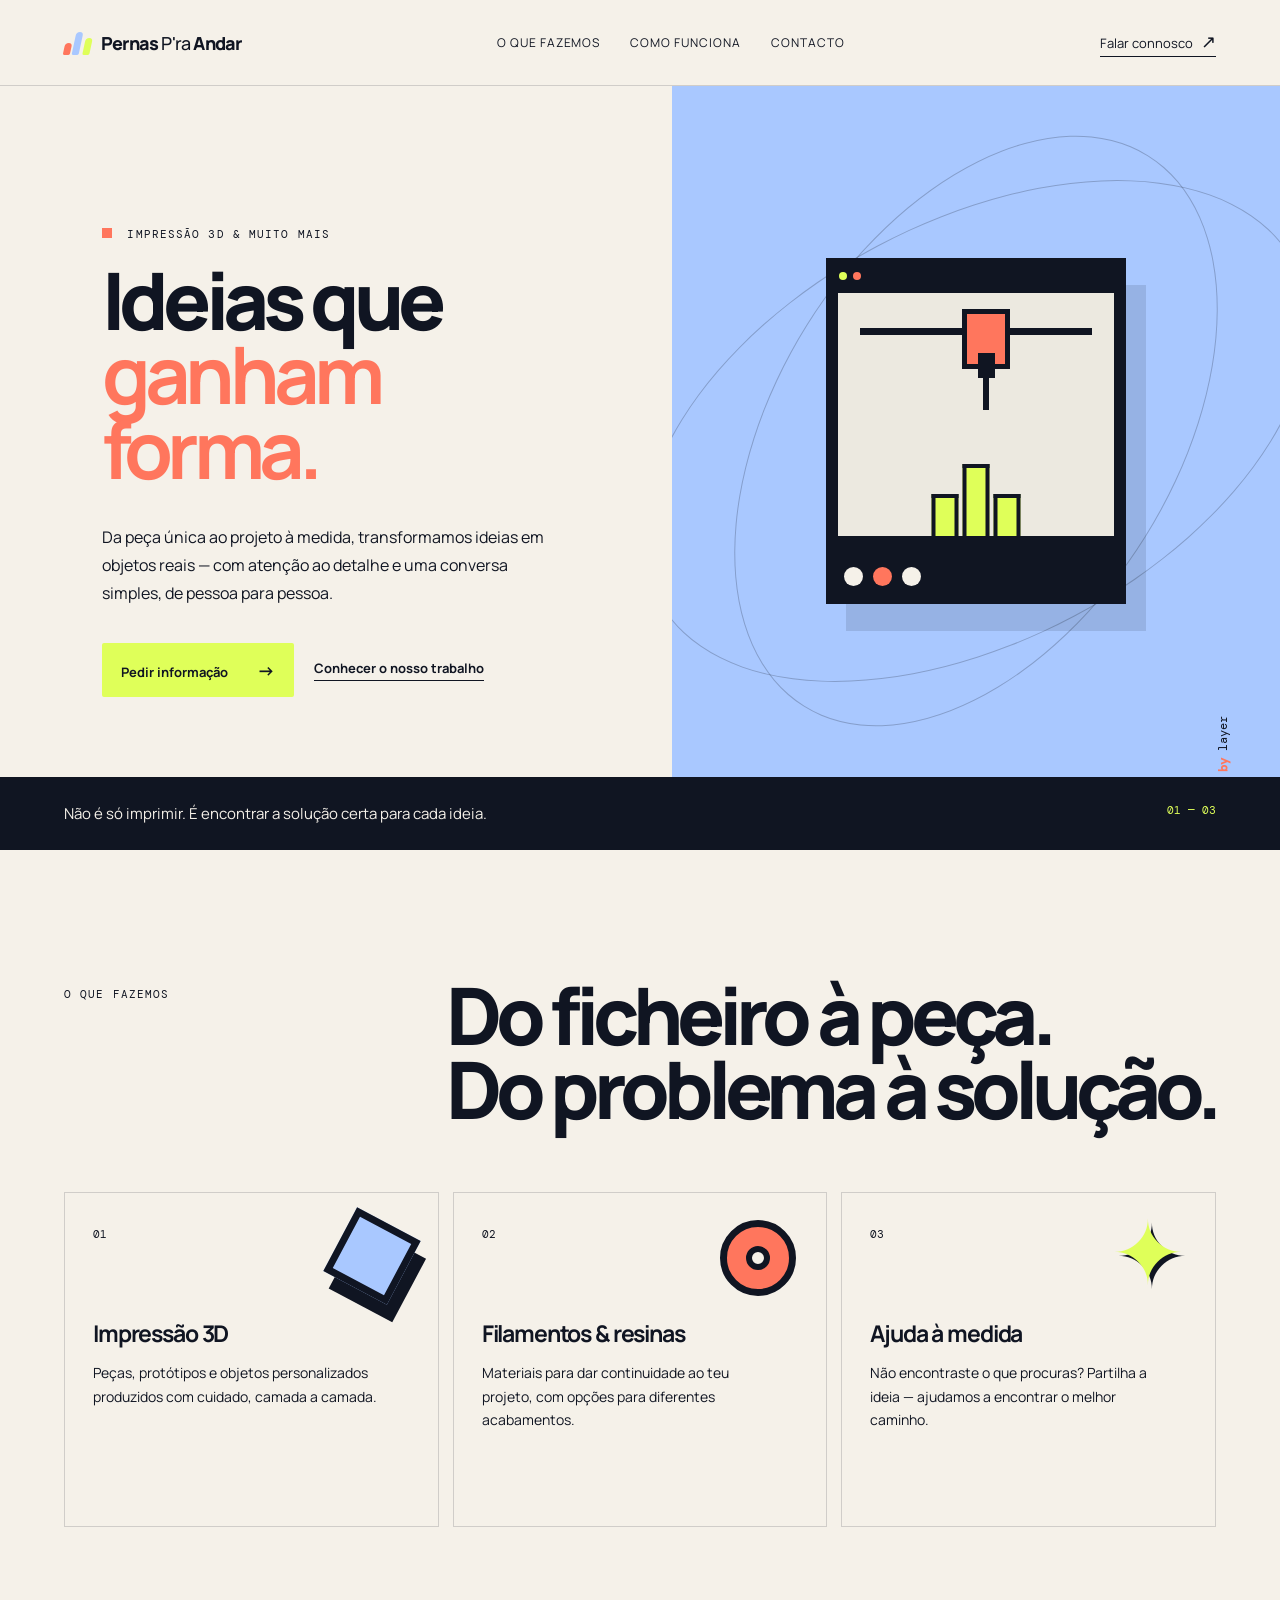
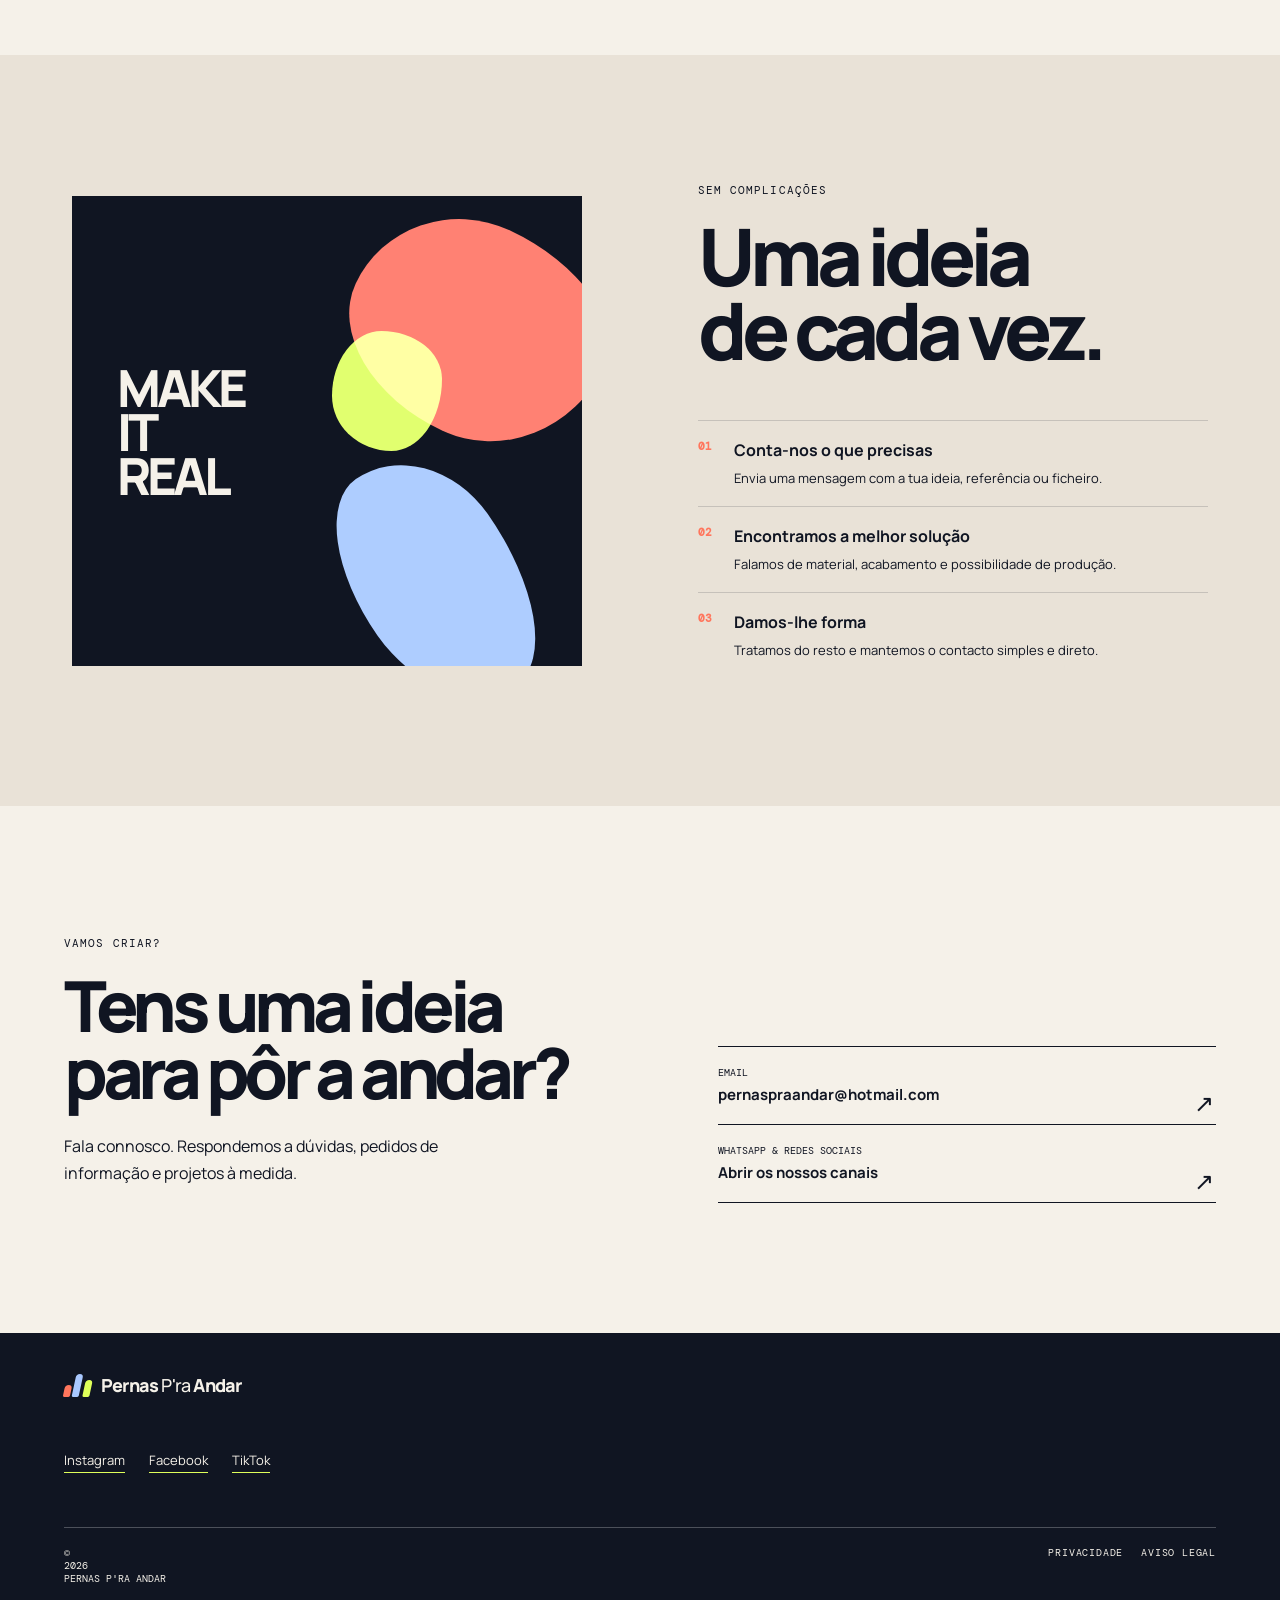
<file: index.html>
<!doctype html>
<html lang="pt-PT">
  <head>
    <meta charset="UTF-8" />
    <meta name="viewport" content="width=device-width, initial-scale=1.0" />
    <meta name="description" content="Pernas P'ra Andar — impressão 3D, filamentos e soluções à medida." />
    <meta name="theme-color" content="#101522" />
    <title>Pernas P'ra Andar — Impressão 3D</title>
    <link rel="preconnect" href="https://fonts.googleapis.com" />
    <link rel="preconnect" href="https://fonts.gstatic.com" crossorigin />
    <link href="https://fonts.googleapis.com/css2?family=DM+Mono:wght@400;500&family=Manrope:wght@400;500;600;700;800&display=swap" rel="stylesheet" />
    <link rel="stylesheet" href="styles.css" />
  </head>
  <body>
    <a class="skip-link" href="#conteudo">Saltar para o conteúdo</a>
    <header class="site-header">
      <a class="brand" href="#inicio" aria-label="Pernas P'ra Andar — início">
        <span class="brand-mark" aria-hidden="true"><i></i><i></i><i></i></span>
        <span>Pernas <em>P'ra</em> Andar</span>
      </a>
      <nav aria-label="Navegação principal">
        <a href="#servicos">O que fazemos</a>
        <a href="#processo">Como funciona</a>
        <a href="#contacto">Contacto</a>
      </nav>
      <a class="header-cta" href="#contacto">Falar connosco <span aria-hidden="true">↗</span></a>
    </header>

    <main id="conteudo">
      <section class="hero" id="inicio" aria-labelledby="hero-title">
        <div class="hero-copy">
          <p class="eyebrow"><span></span> Impressão 3D &amp; muito mais</p>
          <h1 id="hero-title">Ideias que<br /><strong>ganham forma.</strong></h1>
          <p class="hero-text">Da peça única ao projeto à medida, transformamos ideias em objetos reais — com atenção ao detalhe e uma conversa simples, de pessoa para pessoa.</p>
          <div class="hero-actions">
            <a class="button button-primary" href="mailto:pernaspraandar@hotmail.com?subject=Pedido%20de%20informa%C3%A7%C3%A3o%20-%20Pernas%20P%27ra%20Andar">Pedir informação <span aria-hidden="true">→</span></a>
            <a class="button button-quiet" href="#servicos">Conhecer o nosso trabalho</a>
          </div>
        </div>
        <div class="printer-art" aria-label="Ilustração abstrata de uma impressora 3D" role="img">
          <div class="orbit orbit-one"></div><div class="orbit orbit-two"></div>
          <div class="printer">
            <div class="printer-top"><span></span><span></span></div>
            <div class="printer-frame"><div class="rail"></div><div class="head"><b></b><i></i></div><div class="print"><span></span><span></span><span></span></div></div>
            <div class="printer-base"><i></i><i></i><i></i></div>
          </div>
          <p class="art-caption">layer <b>by</b> layer</p>
        </div>
      </section>

      <section class="intro-band" aria-label="Apresentação">
        <p>Não é só imprimir. É encontrar a solução certa para cada ideia.</p>
        <span>01 — 03</span>
      </section>

      <section class="services section" id="servicos" aria-labelledby="services-title">
        <div class="section-heading"><p class="eyebrow">O que fazemos</p><h2 id="services-title">Do ficheiro à peça.<br />Do problema à solução.</h2></div>
        <div class="service-grid">
          <article class="service-card accent-blue"><span class="service-no">01</span><div class="service-icon cube" aria-hidden="true"></div><h3>Impressão 3D</h3><p>Peças, protótipos e objetos personalizados produzidos com cuidado, camada a camada.</p></article>
          <article class="service-card accent-coral"><span class="service-no">02</span><div class="service-icon spool" aria-hidden="true"></div><h3>Filamentos &amp; resinas</h3><p>Materiais para dar continuidade ao teu projeto, com opções para diferentes acabamentos.</p></article>
          <article class="service-card accent-lime"><span class="service-no">03</span><div class="service-icon spark" aria-hidden="true">✦</div><h3>Ajuda à medida</h3><p>Não encontraste o que procuras? Partilha a ideia — ajudamos a encontrar o melhor caminho.</p></article>
        </div>
      </section>

      <section class="process section" id="process" aria-labelledby="process-title">
        <div class="process-visual" aria-hidden="true"><div class="blob blob-a"></div><div class="blob blob-b"></div><div class="blob blob-c"></div><div class="grid-lines"></div><span>MAKE<br />IT<br />REAL</span></div>
        <div class="process-copy"><p class="eyebrow">Sem complicações</p><h2 id="process-title">Uma ideia<br />de cada vez.</h2><ol><li><b>01</b><div><h3>Conta-nos o que precisas</h3><p>Envia uma mensagem com a tua ideia, referência ou ficheiro.</p></div></li><li><b>02</b><div><h3>Encontramos a melhor solução</h3><p>Falamos de material, acabamento e possibilidade de produção.</p></div></li><li><b>03</b><div><h3>Damos-lhe forma</h3><p>Tratamos do resto e mantemos o contacto simples e direto.</p></div></li></ol></div>
      </section>

      <section class="contact section" id="contacto" aria-labelledby="contact-title">
        <div><p class="eyebrow">Vamos criar?</p><h2 id="contact-title">Tens uma ideia<br />para pôr a andar?</h2><p class="contact-text">Fala connosco. Respondemos a dúvidas, pedidos de informação e projetos à medida.</p></div>
        <div class="contact-links"><a href="mailto:pernaspraandar@hotmail.com"><span>Email</span><strong>pernaspraandar@hotmail.com</strong><i aria-hidden="true">↗</i></a><a href="https://linktr.ee/pernaspraandar" target="_blank" rel="noopener noreferrer"><span>WhatsApp &amp; redes sociais</span><strong>Abrir os nossos canais</strong><i aria-hidden="true">↗</i></a></div>
      </section>
    </main>

    <footer class="site-footer">
      <a class="brand" href="#inicio"><span class="brand-mark" aria-hidden="true"><i></i><i></i><i></i></span><span>Pernas <em>P'ra</em> Andar</span></a>
      <div class="socials" aria-label="Redes sociais"><a href="https://www.instagram.com/pernaspraandar" target="_blank" rel="noopener noreferrer">Instagram</a><a href="https://www.facebook.com/profile.php?id=61570545005031" target="_blank" rel="noopener noreferrer">Facebook</a><a href="https://www.tiktok.com/@pernaspraandar" target="_blank" rel="noopener noreferrer">TikTok</a></div>
      <div class="footer-bottom"><span>© <span id="year"></span> Pernas P'ra Andar</span><span><a href="privacidade.html">Privacidade</a><a href="aviso-legal.html">Aviso legal</a></span></div>
    </footer>
    <script src="script.js"></script>
  </body>
</html>
</file>
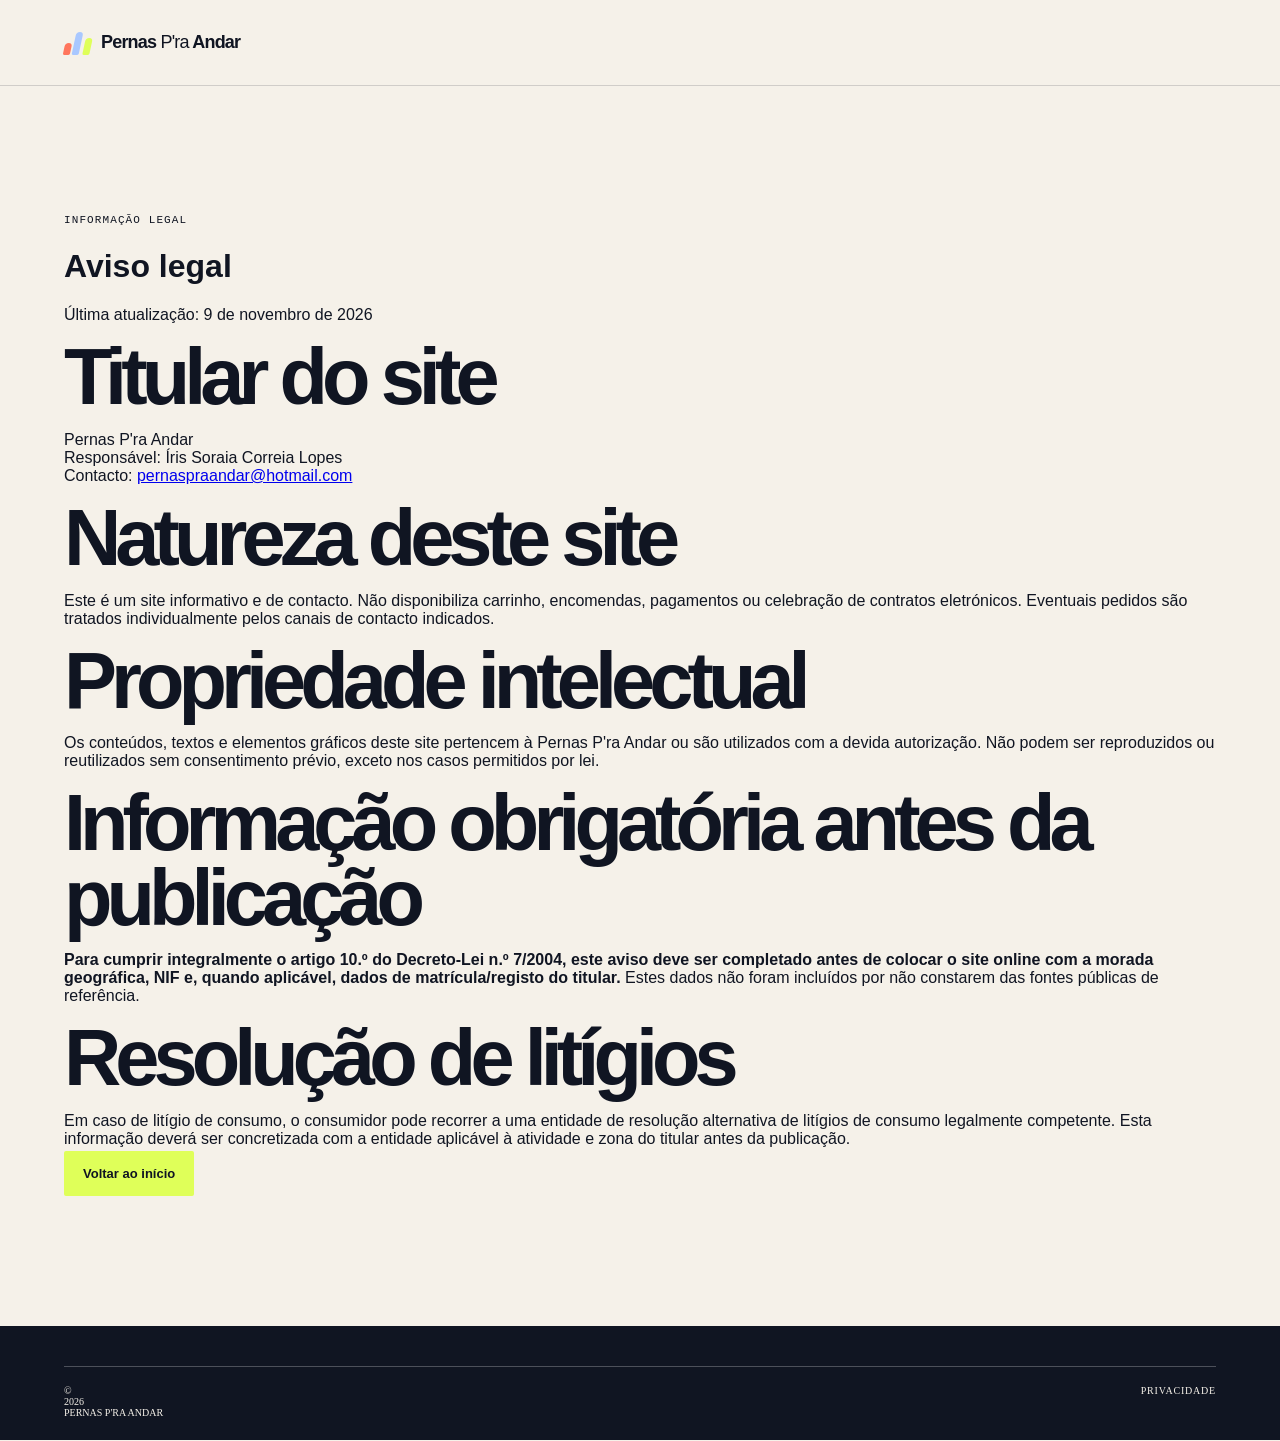
<file: aviso-legal.html>
<!doctype html><html lang="pt-PT"><head><meta charset="UTF-8"><meta name="viewport" content="width=device-width,initial-scale=1.0"><title>Aviso legal — Pernas P'ra Andar</title><link rel="stylesheet" href="styles.css"></head><body><header class="site-header"><a class="brand" href="index.html"><span class="brand-mark"><i></i><i></i><i></i></span><span>Pernas <em>P'ra</em> Andar</span></a></header><main class="legal-page section"><p class="eyebrow">Informação legal</p><h1>Aviso legal</h1><p class="updated">Última atualização: 9 de novembro de 2026</p><h2>Titular do site</h2><p>Pernas P'ra Andar<br>Responsável: Íris Soraia Correia Lopes<br>Contacto: <a href="mailto:pernaspraandar@hotmail.com">pernaspraandar@hotmail.com</a></p><h2>Natureza deste site</h2><p>Este é um site informativo e de contacto. Não disponibiliza carrinho, encomendas, pagamentos ou celebração de contratos eletrónicos. Eventuais pedidos são tratados individualmente pelos canais de contacto indicados.</p><h2>Propriedade intelectual</h2><p>Os conteúdos, textos e elementos gráficos deste site pertencem à Pernas P'ra Andar ou são utilizados com a devida autorização. Não podem ser reproduzidos ou reutilizados sem consentimento prévio, exceto nos casos permitidos por lei.</p><h2>Informação obrigatória antes da publicação</h2><p><strong>Para cumprir integralmente o artigo 10.º do Decreto-Lei n.º 7/2004, este aviso deve ser completado antes de colocar o site online com a morada geográfica, NIF e, quando aplicável, dados de matrícula/registo do titular.</strong> Estes dados não foram incluídos por não constarem das fontes públicas de referência.</p><h2>Resolução de litígios</h2><p>Em caso de litígio de consumo, o consumidor pode recorrer a uma entidade de resolução alternativa de litígios de consumo legalmente competente. Esta informação deverá ser concretizada com a entidade aplicável à atividade e zona do titular antes da publicação.</p><p><a class="button button-primary" href="index.html">Voltar ao início</a></p></main><footer class="site-footer"><div class="footer-bottom"><span>© <span id="year"></span> Pernas P'ra Andar</span><span><a href="privacidade.html">Privacidade</a></span></div></footer><script src="script.js"></script></body></html>
</file>
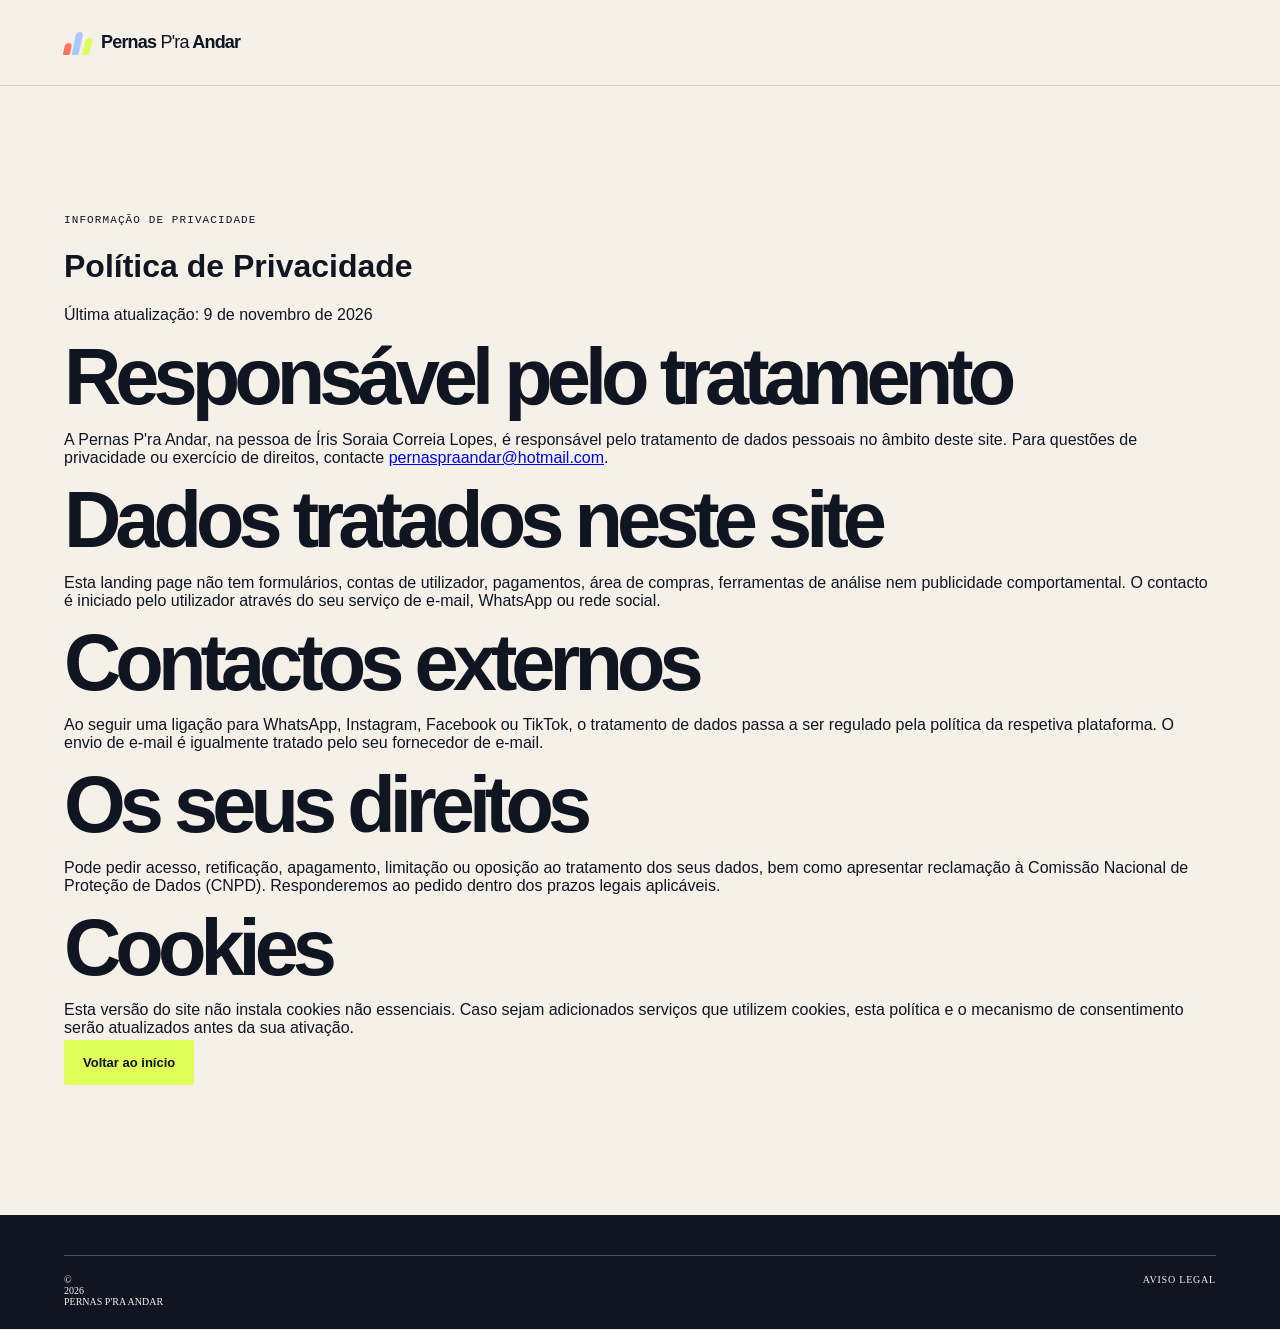
<file: privacidade.html>
<!doctype html><html lang="pt-PT"><head><meta charset="UTF-8"><meta name="viewport" content="width=device-width,initial-scale=1.0"><title>Privacidade — Pernas P'ra Andar</title><link rel="stylesheet" href="styles.css"></head><body><header class="site-header"><a class="brand" href="index.html"><span class="brand-mark"><i></i><i></i><i></i></span><span>Pernas <em>P'ra</em> Andar</span></a></header><main class="legal-page section"><p class="eyebrow">Informação de privacidade</p><h1>Política de Privacidade</h1><p class="updated">Última atualização: 9 de novembro de 2026</p><h2>Responsável pelo tratamento</h2><p>A Pernas P'ra Andar, na pessoa de Íris Soraia Correia Lopes, é responsável pelo tratamento de dados pessoais no âmbito deste site. Para questões de privacidade ou exercício de direitos, contacte <a href="mailto:pernaspraandar@hotmail.com">pernaspraandar@hotmail.com</a>.</p><h2>Dados tratados neste site</h2><p>Esta landing page não tem formulários, contas de utilizador, pagamentos, área de compras, ferramentas de análise nem publicidade comportamental. O contacto é iniciado pelo utilizador através do seu serviço de e-mail, WhatsApp ou rede social.</p><h2>Contactos externos</h2><p>Ao seguir uma ligação para WhatsApp, Instagram, Facebook ou TikTok, o tratamento de dados passa a ser regulado pela política da respetiva plataforma. O envio de e-mail é igualmente tratado pelo seu fornecedor de e-mail.</p><h2>Os seus direitos</h2><p>Pode pedir acesso, retificação, apagamento, limitação ou oposição ao tratamento dos seus dados, bem como apresentar reclamação à Comissão Nacional de Proteção de Dados (CNPD). Responderemos ao pedido dentro dos prazos legais aplicáveis.</p><h2>Cookies</h2><p>Esta versão do site não instala cookies não essenciais. Caso sejam adicionados serviços que utilizem cookies, esta política e o mecanismo de consentimento serão atualizados antes da sua ativação.</p><p><a class="button button-primary" href="index.html">Voltar ao início</a></p></main><footer class="site-footer"><div class="footer-bottom"><span>© <span id="year"></span> Pernas P'ra Andar</span><span><a href="aviso-legal.html">Aviso legal</a></span></div></footer><script src="script.js"></script></body></html>
</file>
<file: styles.css>
:root{--ink:#101522;--paper:#f5f1e9;--blue:#a9c8ff;--coral:#ff765d;--lime:#dfff59;--line:rgba(16,21,34,.16)}*{box-sizing:border-box}html{scroll-behavior:smooth}body{margin:0;background:var(--paper);color:var(--ink);font-family:Manrope,Arial,sans-serif}.skip-link{position:absolute;left:-999px}.skip-link:focus{left:1rem;top:1rem;z-index:9;background:#fff;padding:.75rem}.site-header{min-height:86px;display:flex;align-items:center;justify-content:space-between;padding:0 clamp(24px,5vw,76px);border-bottom:1px solid var(--line);gap:24px}.brand{display:flex;align-items:center;gap:10px;color:var(--ink);font-weight:800;text-decoration:none;font-size:18px;letter-spacing:-.8px;white-space:nowrap}.brand em{font-style:normal;font-weight:500}.brand-mark{width:27px;height:24px;display:flex;gap:3px;align-items:flex-end}.brand-mark i{display:block;width:7px;background:var(--coral);border-radius:5px 5px 2px 2px;transform:skew(-12deg)}.brand-mark i:nth-child(1){height:12px}.brand-mark i:nth-child(2){height:23px;background:var(--blue)}.brand-mark i:nth-child(3){height:17px;background:var(--lime)}nav{display:flex;gap:30px}nav a,.footer-bottom a{font-size:12px;text-transform:uppercase;letter-spacing:.08em;color:inherit;text-decoration:none}.header-cta{font-size:13px;text-decoration:none;color:inherit;border-bottom:1px solid var(--ink);padding-bottom:3px}.header-cta span{font-size:18px;margin-left:5px}.hero{max-width:1440px;margin:auto;min-height:650px;display:grid;grid-template-columns:1.05fr .95fr;overflow:hidden}.hero-copy{padding:clamp(68px,11vw,152px) clamp(24px,8vw,120px) 80px}.eyebrow{font-family:"DM Mono",monospace;text-transform:uppercase;font-size:11px;letter-spacing:.1em;margin:0 0 22px}.eyebrow span{display:inline-block;width:10px;height:10px;background:var(--coral);margin-right:7px}.hero h1,.section h2{font-size:clamp(44px,6.2vw,88px);letter-spacing:-.075em;line-height:.94;margin:0;font-weight:800}.hero h1 strong{color:var(--coral)}.hero-text{max-width:480px;font-size:16px;line-height:1.75;margin:36px 0}.hero-actions{display:flex;gap:20px;align-items:center;flex-wrap:wrap}.button{font-size:13px;text-decoration:none;color:var(--ink);font-weight:700}.button-primary{background:var(--lime);padding:15px 19px;border-radius:2px}.button-primary span{margin-left:26px;font-size:18px}.button-quiet{border-bottom:1px solid var(--ink);padding-bottom:3px}.printer-art{position:relative;background:var(--blue);min-height:520px;overflow:hidden;display:flex;align-items:center;justify-content:center}.orbit{position:absolute;border:1px solid rgba(16,21,34,.23);border-radius:50%}.orbit-one{width:720px;height:420px;transform:rotate(-28deg)}.orbit-two{width:400px;height:650px;transform:rotate(32deg)}.printer{z-index:2;width:300px;filter:drop-shadow(20px 27px 0 rgba(16,21,34,.12))}.printer-top{height:35px;background:var(--ink);display:flex;align-items:center;gap:6px;padding:0 13px}.printer-top span{width:8px;height:8px;border-radius:50%;background:var(--lime)}.printer-top span+span{background:var(--coral)}.printer-frame{height:255px;background:#ece9e0;border:12px solid var(--ink);border-top:0;position:relative}.rail{position:absolute;top:35px;left:22px;right:22px;border-top:7px solid var(--ink)}.head{position:absolute;top:16px;left:45%;width:48px;height:60px;background:var(--coral);border:5px solid var(--ink)}.head b{display:block;width:17px;height:25px;background:var(--ink);margin:39px auto}.head i{position:absolute;left:16px;bottom:-46px;width:6px;height:45px;background:var(--ink)}.print{position:absolute;bottom:0;left:50%;transform:translateX(-50%);width:115px;height:80px;display:flex;align-items:flex-end;justify-content:center;gap:4px}.print span{width:27px;background:var(--lime);border:4px solid var(--ink);border-bottom:0}.print span:nth-child(1),.print span:nth-child(3){height:42px}.print span:nth-child(2){height:72px}.printer-base{height:56px;background:var(--ink);display:flex;gap:10px;align-items:center;padding:0 18px}.printer-base i{width:19px;height:19px;border-radius:50%;background:var(--paper)}.printer-base i:nth-child(2){background:var(--coral)}.art-caption{z-index:2;position:absolute;right:8%;bottom:7%;font-family:"DM Mono";font-size:12px;transform:rotate(-90deg);transform-origin:right bottom}.art-caption b{color:var(--coral)}.intro-band{display:flex;justify-content:space-between;gap:20px;padding:26px clamp(24px,5vw,76px);background:var(--ink);color:var(--paper)}.intro-band p{margin:0;font-size:15px}.intro-band span{font-family:"DM Mono";font-size:11px;color:var(--lime)}.section{max-width:1288px;margin:0 auto;padding:clamp(80px,10vw,145px) clamp(24px,5vw,76px)}.section-heading{display:flex;justify-content:space-between;align-items:flex-start;gap:20px}.section-heading .eyebrow{margin-top:9px}.service-grid{display:grid;grid-template-columns:repeat(3,1fr);gap:14px;margin-top:65px}.service-card{position:relative;padding:28px;min-height:335px;border:1px solid var(--line);overflow:hidden}.service-no{font-family:"DM Mono";font-size:11px}.service-card h3{font-size:23px;letter-spacing:-.05em;margin:74px 0 12px}.service-card p{font-size:14px;line-height:1.7;max-width:285px;margin:0}.service-icon{position:absolute;right:30px;top:27px}.cube{width:72px;height:72px;border:7px solid var(--ink);transform:rotate(28deg);background:var(--blue);box-shadow:13px 13px 0 var(--ink)}.spool{width:76px;height:76px;background:var(--coral);border:7px solid var(--ink);border-radius:50%}.spool:after{content:"";position:absolute;inset:19px;background:var(--paper);border:6px solid var(--ink);border-radius:50%}.spark{font-size:88px;line-height:.7;color:var(--lime);text-shadow:4px 4px 0 var(--ink)}.process{display:grid;grid-template-columns:1fr 1fr;gap:clamp(40px,9vw,130px);align-items:center;background:#e9e2d7;max-width:none;padding-left:max(24px,calc((100vw - 1288px)/2 + 76px));padding-right:max(24px,calc((100vw - 1288px)/2 + 76px))}.process-visual{height:470px;background:var(--ink);position:relative;overflow:hidden;display:flex;align-items:center;padding:45px}.process-visual span{color:var(--paper);font-size:clamp(37px,4vw,59px);line-height:.86;font-weight:800;letter-spacing:-.08em;z-index:2}.blob{position:absolute;border-radius:45% 55% 46% 54%/54% 40% 60% 46%;mix-blend-mode:screen}.blob-a{width:260px;height:210px;right:-25px;top:30px;background:var(--coral);transform:rotate(25deg)}.blob-b{width:160px;height:260px;right:65px;bottom:-45px;background:var(--blue);transform:rotate(-35deg)}.blob-c{width:110px;height:120px;right:140px;top:135px;background:var(--lime)}.grid-lines{position:absolute;inset:0;background:linear-gradient(90deg,transparent 49.7%,rgba(255,255,255,.16) 50%,transparent 50.3%),linear-gradient(transparent 49.7%,rgba(255,255,255,.16) 50%,transparent 50.3%);background-size:52px 52px}.process-copy ol{padding:0;margin:52px 0 0;list-style:none}.process-copy li{display:flex;gap:22px;padding:18px 0;border-top:1px solid var(--line)}.process-copy li b{font-family:"DM Mono";font-size:11px;color:var(--coral)}.process-copy li h3{font-size:16px;margin:0 0 7px}.process-copy li p{font-size:13px;line-height:1.55;margin:0}.contact{display:grid;grid-template-columns:1.1fr .9fr;gap:45px;padding-top:130px;padding-bottom:130px}.contact h2{font-size:clamp(40px,5.5vw,76px)}.contact-text{max-width:450px;line-height:1.7;margin-top:28px}.contact-links{align-self:end}.contact-links a{display:grid;grid-template-columns:1fr auto;position:relative;color:var(--ink);text-decoration:none;border-top:1px solid var(--ink);padding:19px 32px 19px 0;gap:5px}.contact-links a:last-child{border-bottom:1px solid var(--ink)}.contact-links span{font-family:"DM Mono";grid-column:1;font-size:10px;text-transform:uppercase}.contact-links strong{grid-column:1;font-size:15px}.contact-links i{position:absolute;right:2px;top:50%;font-style:normal;font-size:24px}.site-footer{background:var(--ink);color:var(--paper);padding:40px clamp(24px,5vw,76px) 22px}.site-footer .brand{color:var(--paper)}.socials{display:flex;gap:24px;margin:54px 0}.socials a{font-size:13px;color:var(--paper);text-decoration:none;border-bottom:1px solid var(--lime);padding-bottom:3px}.footer-bottom{border-top:1px solid rgba(255,255,255,.25);padding-top:18px;display:flex;justify-content:space-between;font-family:"DM Mono";font-size:10px;text-transform:uppercase}.footer-bottom span:last-child{display:flex;gap:18px}.footer-bottom a{font-size:10px}@media (max-width:760px){.site-header{min-height:70px}.site-header nav,.header-cta{display:none}.hero,.process,.contact{grid-template-columns:1fr}.hero-copy{padding-top:80px}.printer-art{min-height:410px}.service-grid{grid-template-columns:1fr}.service-card{min-height:260px}.service-card h3{margin-top:65px}.process{padding-top:70px;padding-bottom:70px}.process-visual{height:340px}.contact{padding-top:85px;padding-bottom:85px}.footer-bottom{gap:16px;align-items:flex-start;flex-direction:column}.intro-band{align-items:flex-start}.intro-band span{white-space:nowrap}}
</file>
